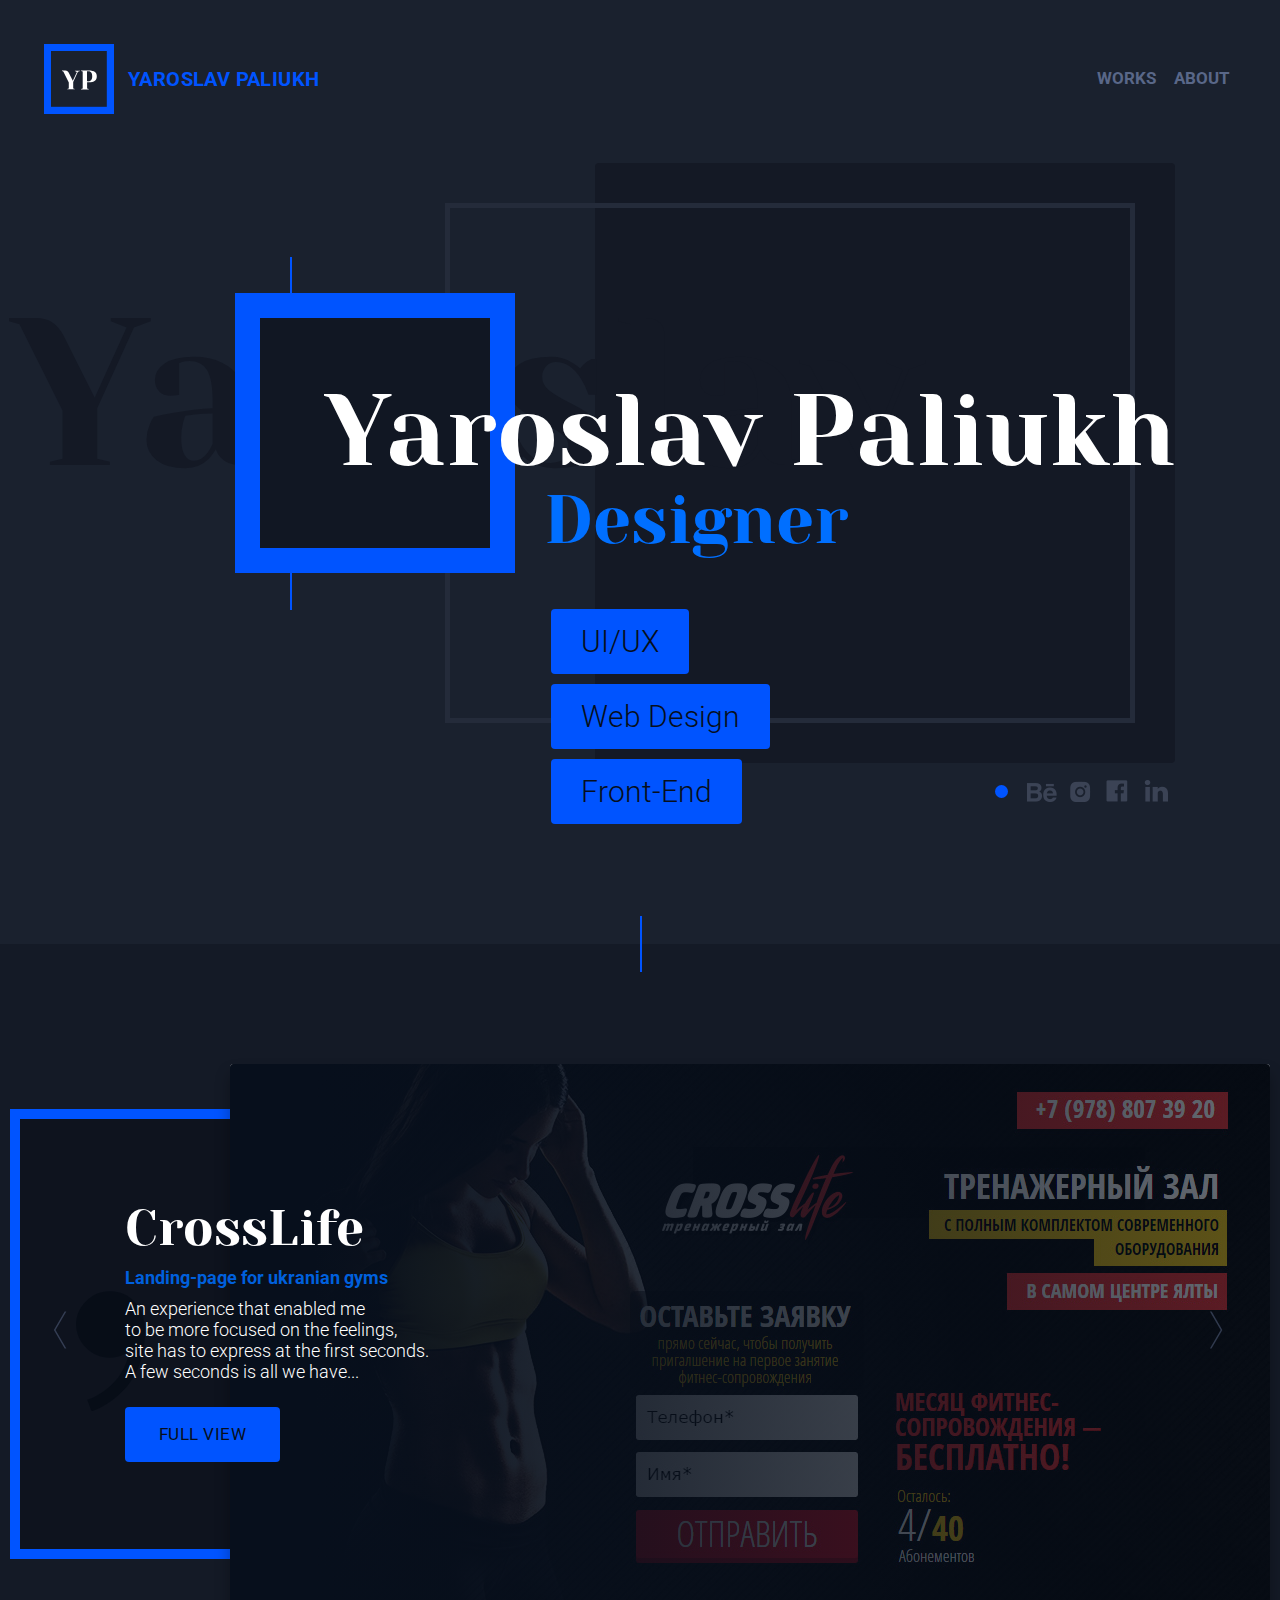
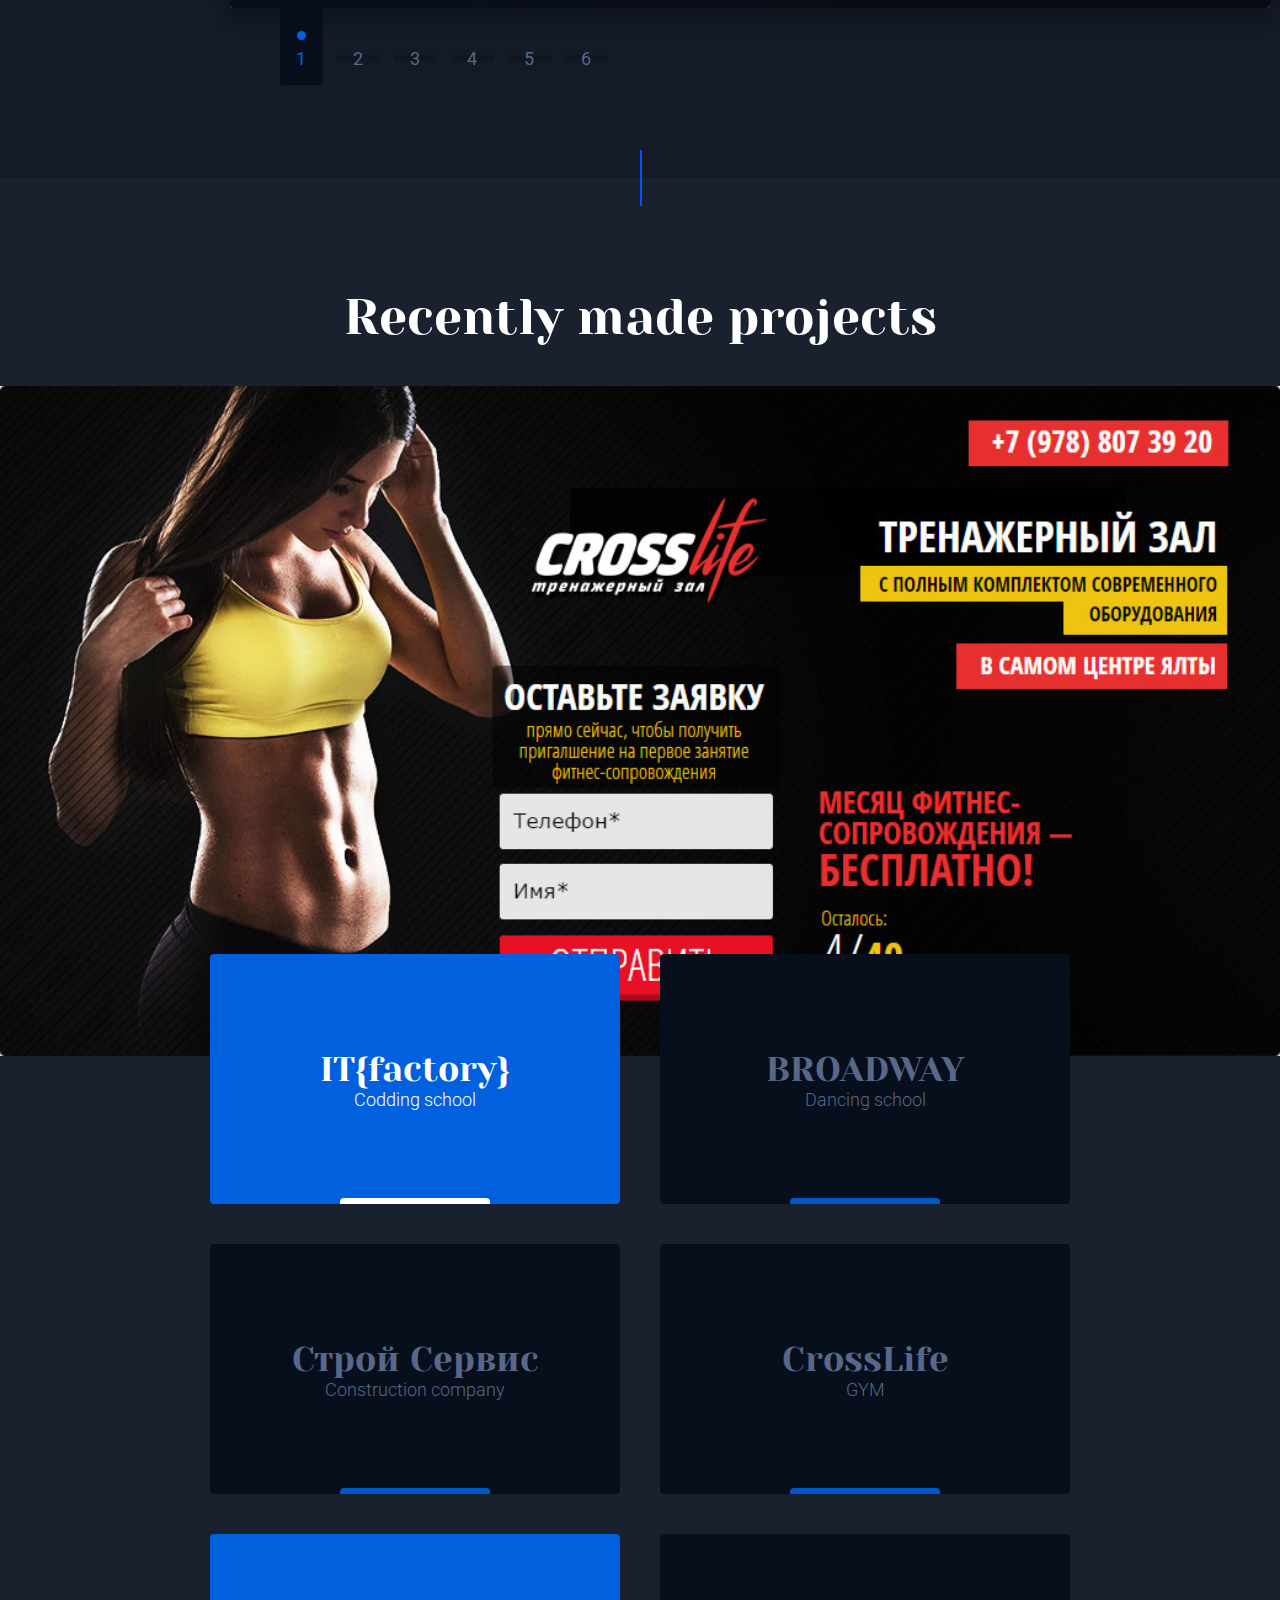
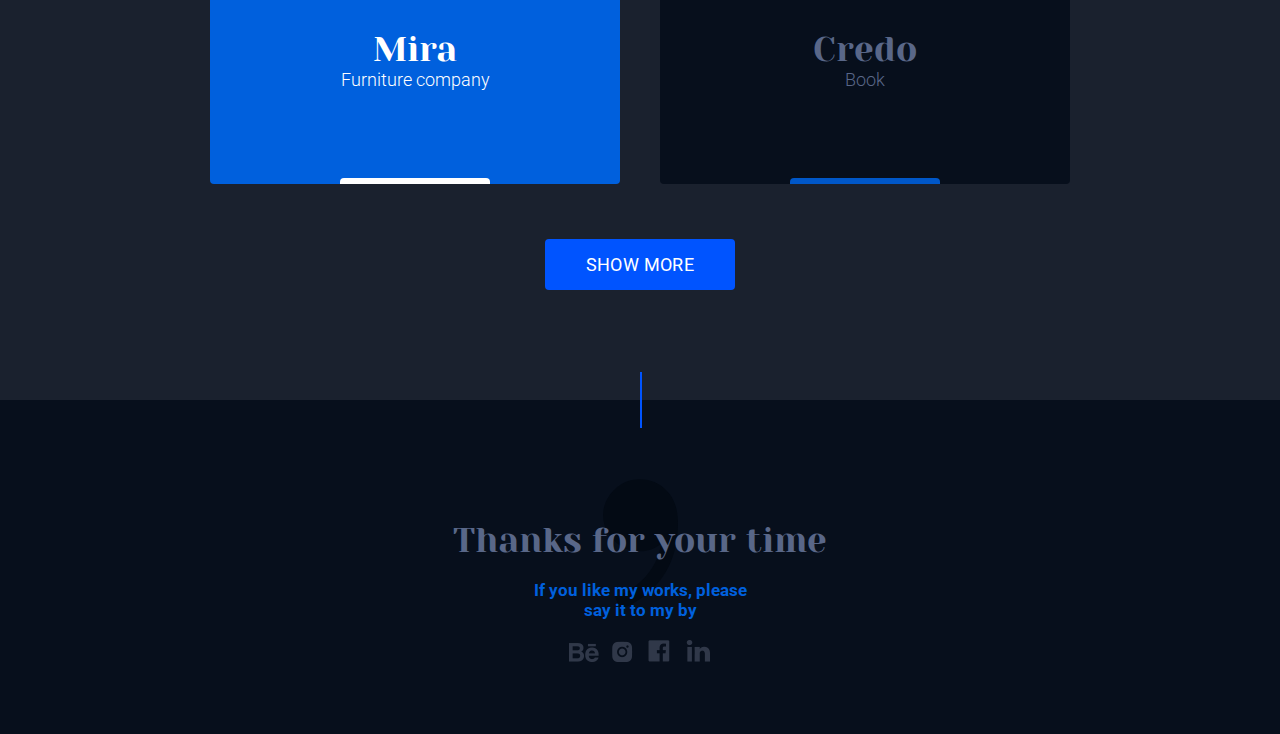
<file: index.html>
<!DOCTYPE html>
<html lang="en">
<head>
	<meta charset="UTF-8">
	<title>Yaroslav Paliukh</title>
	<link rel="stylesheet" href="main-style.css">
	<link href="https://fonts.googleapis.com/css?family=Yeseva+One&amp;subset=cyrillic" rel="stylesheet">
	<link href="https://fonts.googleapis.com/css?family=Roboto:300,400,700&amp;subset=cyrillic" rel="stylesheet">
	<script type="text/javascript" src="js/jquery-3.3.1.min.js"></script>
	
</head>
<body>
	<div class="all-page-wrapper">
		<div class="fronton">
			<div class="logo-wrapper">
				<a href="#" class="logo anime-white"></a>
				<a href="#" class="logo-discript">YAROSLAV PALIUKH</a>
			</div>
			<div class="wrapper">
				<header>
					<nav>
						<a href="works.html" class= "anime-white">WORKS</a>
						<a href="about.html" class= "anime-white">ABOUT</a>
					</nav>
				</header>
				<div class="fronton-wrapper">
					<div class="wrapper-fronton-center">
						<div class="dark-back"></div>
						<div class="border-back"></div>
						<div class="liner-back"></div>
						<div class="square-back"></div>
						<h1>Yaroslav Paliukh</h1>	
						<h2>Designer</h2>
						<div class="middle-wrapper">
							<ul class="specs" id="menu">
								<li><a href="#yakr" class="button anime-white">UI/UX</a></li>
								<li><a href="#yakr" class="button anime-white">Web Design</a></li>
								<li><a href="#yakr" class="button anime-white">Front-End</a></li>
							</ul>
							<ul class="social">
								<li><a href="#" class="be"></a></li>
								<li><a href="#" class="inst"></a></li>
								<li><a href="#" class="fb"></a></li>
								<li><a href="#" class="li"></a></li>
							</ul>	
						</div>
					</div>
				</div>
			</div>
		</div>
		<div class="detile">
			 <div class="slideshow-container">
				 <div class="wrapper-slider">
				  	<div class="mySlides  ">
				  		<div class="wrapper-gradient ">
				  			<div class="gradient-overlay"></div>
				  			<img class="images" src="img/slider-works/crosslife-1040-544.jpg" style="width: 100%;" alt="">
				  		</div>			  		
				  		<div class="wrapper-inner move-block ">
							<h3>CrossLife</h3>
							<h4>Landing-page for ukranian gyms</h4>
							<p>An experience that enabled me<br>to be more focused on the feelings,<br>site has to express at the first seconds.<br>A few seconds is all we have...</p>
							<a href="/works.html?slide_id=5" class="button anime-white">Full view</a>
						</div>
				  	</div>
				  	<div class="mySlides  ">
					  	<div class="wrapper-gradient">
					  		<div class="gradient-overlay"></div>
					  		<img class="images" src="img/slider-works/it-factory-1040-544.jpg" style="width: 100%;" alt="">
					  	</div>	
						<div class="wrapper-inner move-block">
							<h3>IT{factory}</h3>
							<h4>Site for IT-courses in Dnipro</h4>
							<p>The real chance to work in<br>collaboration with developers is<br>when you help them to make<br>something for themselves.</p>
							<a href="#" class="button anime-white">Full view</a>
						</div>
					</div>
					<div class="mySlides  ">
						<div class="wrapper-gradient">
							<div class="gradient-overlay"></div>
							<img class="images" src="img/slider-works/stroy-servis-1040-544.jpg" style="width: 100%;" alt="">
						</div>	
						<div class="wrapper-inner move-block">
							<h3>Строй Сервис</h3>
							<h4>Landing for construction service</h4>
							<p>You have to trust to architect like<br>to your doctor. This project was<br>the great apportunity to find out<br>what excites architects in sites.</p>
							<a href="#" class="button anime-white">Full view</a>
						</div>
					</div>
					<div class="mySlides  ">
						<div class="wrapper-gradient">
							<div class="gradient-overlay"></div>
							<img class="images" src="img/slider-works/broadway-1040-544.jpg" style="width: 100%;" alt="">
						</div>
						<div class="wrapper-inner move-block">
							<h3>Broadway</h3>
							<h4>Landing-page for dance studio</h4>
							<p>The new type of communication<br>for me was dance. Withot real<br>immersion in this culture I would<br>never change stereotype about it.</p>
							<a href="#" class="button anime-white ">Full view</a>
						</div>
					</div>
					<div class="mySlides  ">
						<div class="wrapper-gradient">
							<div class="gradient-overlay"></div>
							<img class="images" src="img/slider-works/mr-1040-544.jpg" style="width: 100%;" alt="">
						</div>
						<div class="wrapper-inner move-block">
							<h3>MR</h3>
							<h4>Site for carved furniture studio</h4>
							<p>The most difficult was to keep<br>the contrast in the style that was<br>preferable by customer and at the<br>same time to submit art nouveau<br></p>
							<a href="#" class="button anime-white">Full view</a>
						</div>	
					</div>
					<div class="mySlides  ">
							<div class="wrapper-gradient">
								<div class="gradient-overlay"></div>
								<img class="images" src="img/slider-works/ural-1040-544.jpg" style="width: 100%;" alt="">
							</div>
						<div class="wrapper-inner move-block">
							<h3>Ural Airlines</h3>
							<h4>Site for airline users</h4>
							<p>It was redesign of old site and<br>I was very exited about it. I tried<br>not to break old user scenaries<br>and refresh the visual.</p>
							<a href="#" class="button anime-white">Full view</a>
						</div>
					</div>
						<div class="square-line"></div> <!-- square -->
				</div>
				<a class="prev anime-white" onclick="plusSlides(-1)"></a>
				<a class="next anime-white" onclick="plusSlides(1)"></a>
				<div class="dot-wrapper" style="text-align: center;">
			  		<span class="dot anime-white" onclick="currentSlide(1)"><p>1</p></span>
			  		<span class="dot anime-white" onclick="currentSlide(2)"><p>2</p></span>
			  		<span class="dot anime-white" onclick="currentSlide(3)"><p>3</p></span>
			  		<span class="dot anime-white" onclick="currentSlide(4)"><p>4</p></span>
			  		<span class="dot anime-white" onclick="currentSlide(5)"><p>5</p></span>
			  		<span class="dot anime-white" onclick="currentSlide(6)"><p>6</p></span>
			  	</div>
			</div>
		</div> 
		<!-- .detile - second block ends -->

		<!-- recently block begins -->
		<div class="works-block">
				<h3 id="yakr">Recently made projects</h3>
				<div class="popup" id="popup1"><img src="img/slider-works/crosslife-1040-544.jpg" width="100%" alt=""></div>
				<div class="popup" id="popup2"></div>
				<div class="popup" id="popup3"></div>
				<div class="popup" id="popup4"></div>
				<div class="popup" id="popup5"></div>
				<div class="popup" id="popup6"></div>
				<div class="popup" id="popup7"></div>
				<div class="popup" id="popup8"></div>
				<div class="popup" id="popup9"></div>
				<ul class="works-list">
					<li class="card show-popup" rel="popup1"><h4>IT{factory}</h4><p>Codding school</p><div class="blue-line anime-white"></div></li>
					<li class="card show-popup" rel="popup2"><h4>BROADWAY</h4><p>Dancing school</p><div class="blue-line anime-white"></div></li>
					<li class="card show-popup" rel="popup3"><h4>Строй Сервис</h4><p>Construction company</p><div class="blue-line anime-white"></div></li>
					<li class="card show-popup" rel="popup4"><h4>CrossLife</h4><p>GYM</p><div class="blue-line anime-white"></div></li>
					<li class="card show-popup" rel="popup5"><h4>Mira</h4><p>Furniture company</p><div class="blue-line anime-white"></div></li>
					<li class="card show-popup" rel="popup6"><h4>Credo</h4><p>Book</p><div class="blue-line anime-white"></div></li>
					<li class="card show-popup hiding" rel="popup7" style="display:none"><h4>Sharlin</h4><p>Event agency</p><div class="blue-line anime-white"></div></li>
					<li class="card show-popup hiding" rel="popup8" style="display:none"><h4>FontLab</h4><p>Font workshop</p><div class="blue-line anime-white"></div></li>
					<li class="card show-popup hiding" rel="popup9" style="display:none"><h4>Horror-battle</h4><p>Event</p><div class="blue-line anime-white"></div></li>
				</ul>
				<a href="#" class="button buttonCenter anime-white">SHOW MORE</a>
		</div>
		<div class="overlay-popup"></div>
		<!-- Recently block Ends -->

		<!-- my slider-bug -->
		<div class="works-image"></div>
		<!-- bug ends -->

		<footer>
			<h3>Thanks for your time</h3>
			<p>If you like my works, please <br>say it to my by</p>
			<ul class="social">
				<li><a href="#" class="be"></a></li>
				<li><a href="#" class="inst"></a></li>
				<li><a href="#" class="fb"></a></li>
				<li><a href="#" class="li"></a></li>
			</ul>
			<div class="coma"></div>
		</footer>
	<script type="text/javascript" src="script.js"></script>
	</div>
</body>
</html>
</file>
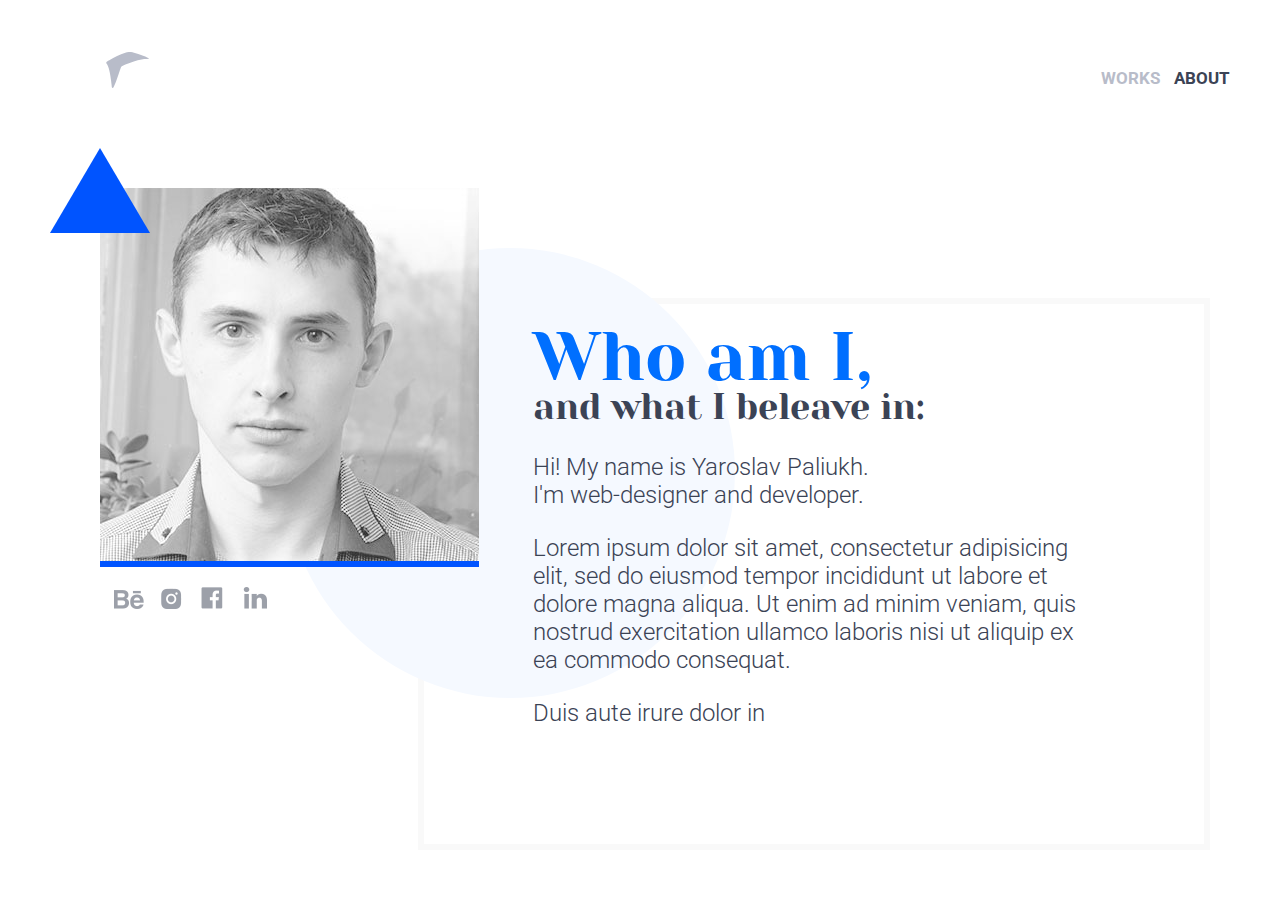
<file: about.html>
<!DOCTYPE html>
<html lang="en">
<head>
	<meta charset="UTF-8">
	<title>Who am I</title>
	<link rel="stylesheet" href="main-style.css">
	<link href="https://fonts.googleapis.com/css?family=Yeseva+One&amp;subset=cyrillic" rel="stylesheet">
	<link href="https://fonts.googleapis.com/css?family=Roboto:300,400,700&amp;subset=cyrillic" rel="stylesheet">
</head>
<body>
		<div class="about-page">
			<div class="wrapper-about">
				<header>
					<a href="index.html" class="logo-about anime-white"></a>
					<nav>
						<a href="works.html" class= "anime-white"><p>WORKS</p></a>
						<a href="about.html" class= "anime-white"><p>ABOUT</p></a>
					</nav>
				</header>
				<div class="wrapper-about-center">
					<div class="triangle"></div>
					<div class="square">
						<div class="about-social">
							<ul class="social">
								<li><a href="#" class="be"></a></li>
								<li><a href="#" class="inst"></a></li>
								<li><a href="#" class="fb"></a></li>
								<li><a href="#" class="li"></a></li>
							</ul>
						</div>
					</div>
					<div class="about-text-wrapper">
						<h2>Who am I,</h2>
						<h3>and what I beleave in:</h3>
						<p>Hi! My name is Yaroslav Paliukh.<br>
						I'm web-designer and developer.</p>
						<p>Lorem ipsum dolor sit amet, consectetur adipisicing<br>
						elit, sed do eiusmod tempor incididunt ut labore et<br>
						dolore magna aliqua. Ut enim ad minim veniam, quis<br> 
						nostrud exercitation ullamco laboris nisi ut aliquip ex<br>
						ea commodo consequat.</p>
						<p>Duis aute irure dolor in</p>
					</div>					
				</div>
			</div>
		</div>
</body>
</html>
</file>
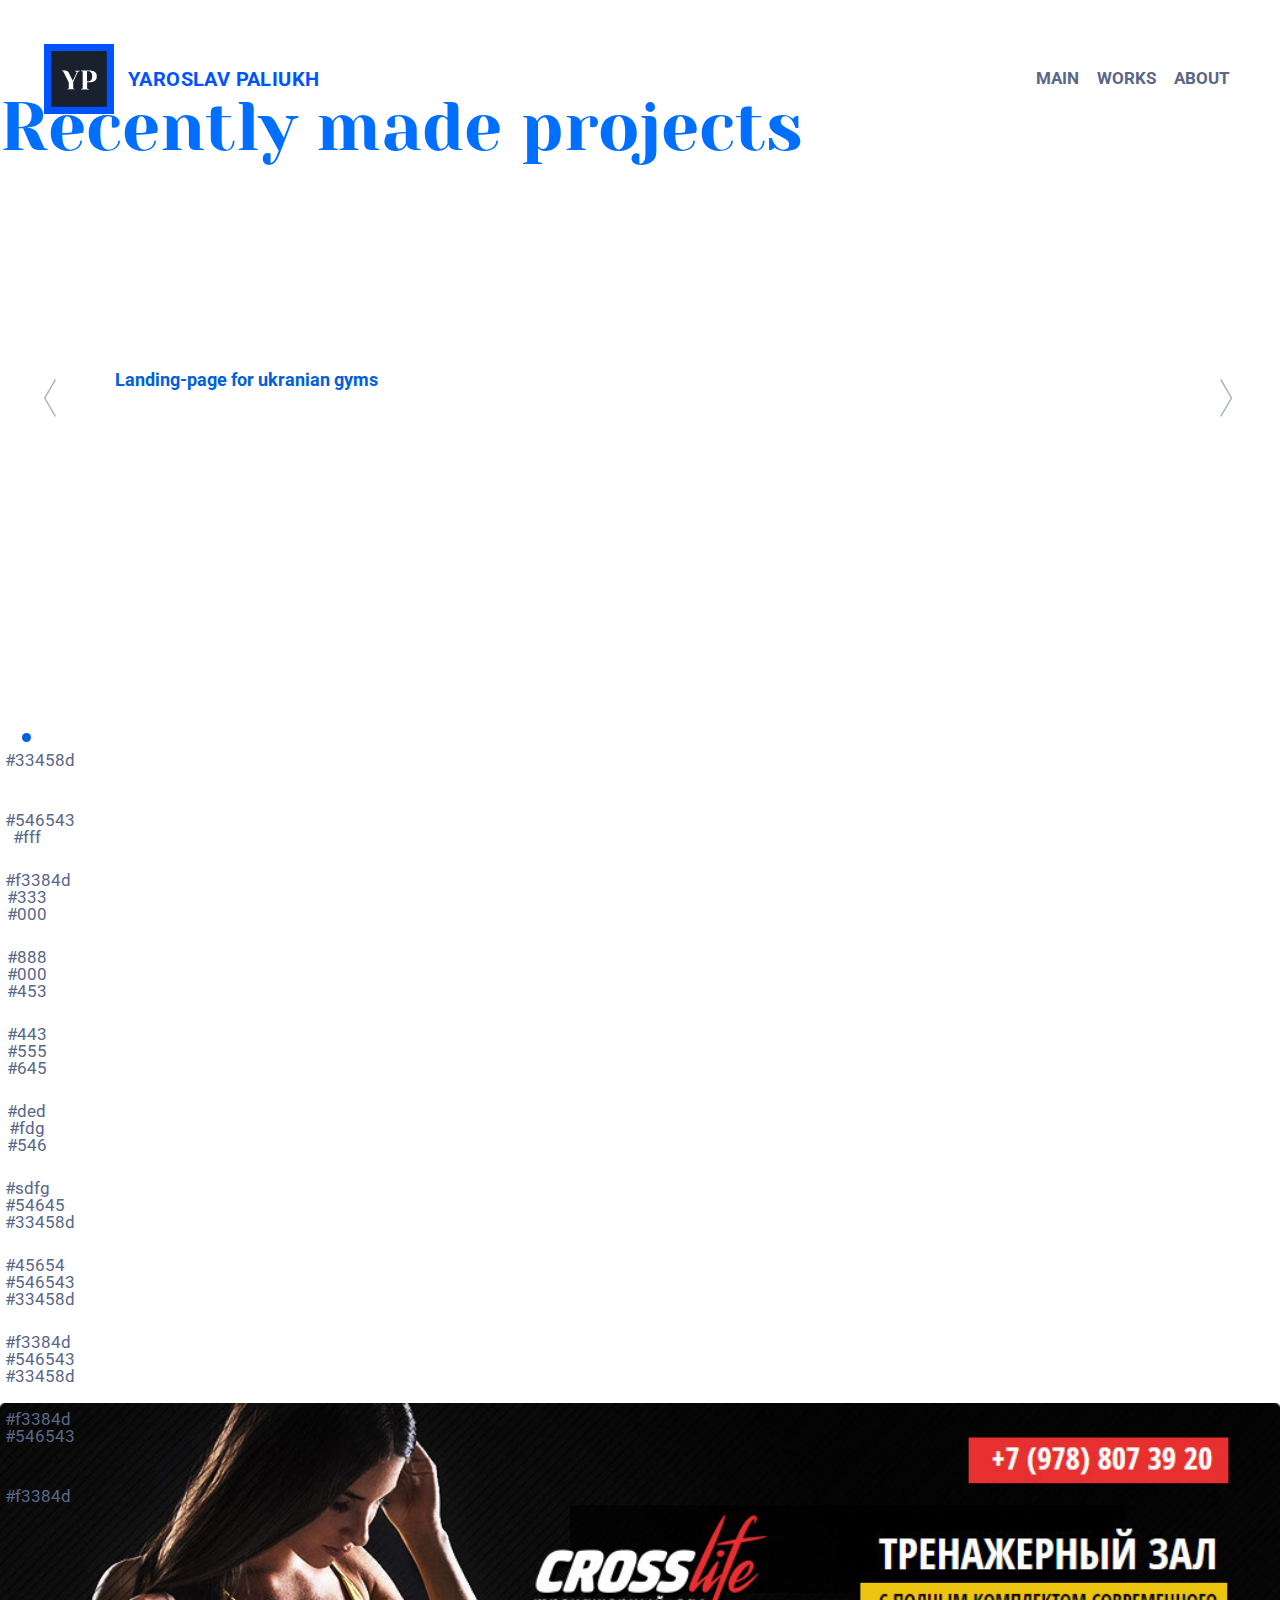
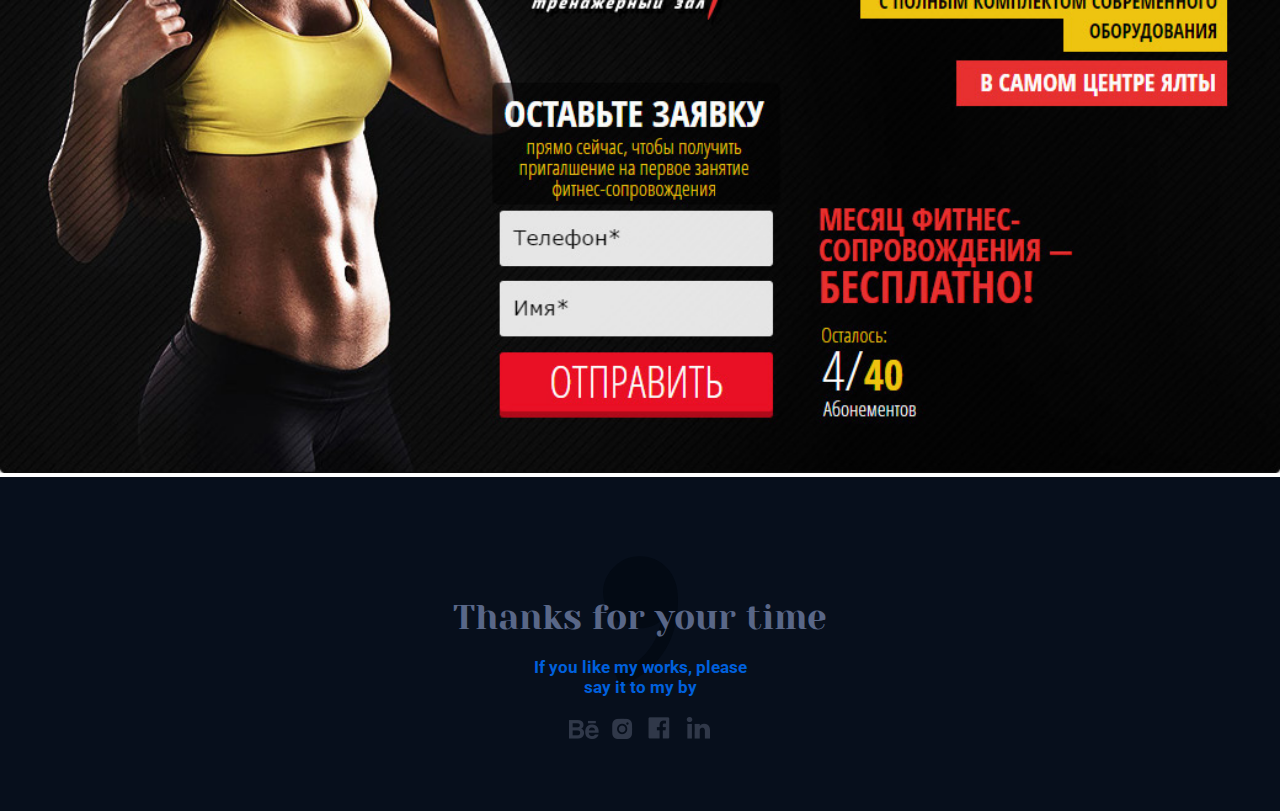
<file: works.html>
<!DOCTYPE html>
<html lang="en">
<head>
	<meta charset="UTF-8">
	<title>Yaroslav Paliukh</title>
	<link rel="stylesheet" href="main-style.css">
	<link href="https://fonts.googleapis.com/css?family=Yeseva+One&amp;subset=cyrillic" rel="stylesheet">
	<link href="https://fonts.googleapis.com/css?family=Roboto:300,400,700&amp;subset=cyrillic" rel="stylesheet">
	<script type="text/javascript" src="js/jquery-3.3.1.min.js"></script>
	
</head>
<body>
	<div class="logo-wrapper" style=" z-index: 10;">
		<a href="index.html" class="logo anime-white"></a>
		<a href="index.html" class="logo-discript">YAROSLAV PALIUKH</a>
	</div>
	<div class="wrapper for-line ">
			<div class="works-page">
				<header>
					<nav>
						<a href="index.html" class= "anime-white">MAIN</a>
						<a href="works.html" class= "anime-white">WORKS</a>
						<a href="about.html" class= "anime-white">ABOUT</a>
					</nav>
				</header>
				<div class="fronton-works">
				<div class="naming">
					<h2>Recently made projects</h2>
				</div>
					<div class="works-slider-wrapper">
						<a class="prev anime-white" onclick="plusSlides(-1)"></a>
						<a class="next anime-white" onclick="plusSlides(1)"></a>
						<div class="works-name">
						<div class="mySlides ">
							<div class="wrapper-inner move-block ">
								<h3>CrossLife</h3>
								<h4>Landing-page for ukranian gyms</h4>
								<p>An experience that enabled me<br>to be more focused on the feelings,<br>site has to express at the first seconds.<br>A few seconds is all we have...</p>
							</div>
						</div>
						<div class="mySlides ">
							<div class="wrapper-inner move-block ">
								<h3>IT{factory}</h3>
								<h4>Site for IT-courses in Dnipro</h4>
								<p>The real chance to work in<br>collaboration with developers is<br>when you help them to make<br>something for themselves.</p>
							</div>
						</div>
						<div class="mySlides ">
							<div class="wrapper-inner move-block ">
								<h3>Строй Сервис</h3>
								<h4>Landing for construction service</h4>
								<p>You have to trust to architect like<br>to your doctor. This project was<br>the great apportunity to find out<br>what excites architects in sites.</p>	
							</div>
						</div>
						<div class="mySlides ">
							<div class="wrapper-inner move-block ">
								<h3>Broadway</h3>
								<h4>Landing-page for dance studio</h4>
								<p>The new type of communication<br>for me was dance. Withot real<br>immersion in this culture I would<br>never change stereotype about it.</p>							
							</div>	
						</div>	
						<div class="mySlides ">
							<div class="wrapper-inner move-block ">
								<h3>MR</h3>
								<h4>Site for carved furniture studio</h4>
								<p>The most difficult was to keep<br>the contrast in the style that was<br>preferable by customer and at the<br>same time to submit art nouveau<br></p>
							</div>	
						</div>
						<div class="mySlides ">	
							<div class="wrapper-inner move-block ">
								<h3>Ural Airlines</h3>
								<h4>Site for airline users</h4>
								<p>It was redesign of old site and<br>I was very exited about it. I tried<br>not to break old user scenaries<br>and refresh the visual.</p>
							</div>
						</div>
						<div class="mySlides ">	
							<div class="wrapper-inner move-block ">
								<h3>Credo</h3>
								<h4>Site for airline users</h4>
								<p>It was redesign of old site and<br>I was very exited about it. I tried<br>not to break old user scenaries<br>and refresh the visual.</p>
							</div>
						</div>
						<div class="mySlides ">	
							<div class="wrapper-inner move-block ">
								<h3>Horror-battle</h3>
								<h4>Event</h4>
								<p>It was redesign of old site and<br>I was very exited about it. I tried<br>not to break old user scenaries<br>and refresh the visual.</p>
							</div>
						</div>
						<div class="mySlides ">	
							<div class="wrapper-inner move-block ">
								<h3>FontLab</h3>
								<h4>Site for font</h4>
								<p>It was redesign of old site and<br>I was very exited about it. I tried<br>not to break old user scenaries<br>and refresh the visual.</p>
							</div>
						</div>
						</div>
						<div class="works-color">
							<div class="dots-wrapper">
								<div class="works-color-wrapper dot ">
									<div class="works-color-point color1"><p>#33458d</p></div>
									<div class="works-color-point color2"><p>#546543</p></div>
									<div class="works-color-point color3"><p>#f3384d</p></div>
								</div>
							</div>
							<div class="dots-wrapper">
								<div class="works-color-wrapper dot ">
									<div class="works-color-point color1"><p>#fff</p></div>
									<div class="works-color-point color2"><p>#333</p></div>
									<div class="works-color-point color3"><p>#888</p></div>
								</div>
							</div>
							<div class="dots-wrapper">
								<div class="works-color-wrapper dot ">
									<div class="works-color-point color1"><p>#000</p></div>
									<div class="works-color-point color2"><p>#000</p></div>
									<div class="works-color-point color3"><p>#443</p></div>
								</div>
							</div>
							<div class="dots-wrapper">
								<div class="works-color-wrapper dot ">
									<div class="works-color-point color1"><p>#453</p></div>
									<div class="works-color-point color2"><p>#555</p></div>
									<div class="works-color-point color3"><p>#ded</p></div>
								</div>
							</div>
							<div class="dots-wrapper">
								<div class="works-color-wrapper dot ">
									<div class="works-color-point color1"><p>#645</p></div>
									<div class="works-color-point color2"><p>#fdg</p></div>
									<div class="works-color-point color3"><p>#sdfg</p></div>
								</div>
							</div>
							<div class="dots-wrapper">
								<div class="works-color-wrapper dot ">
									<div class="works-color-point color1"><p>#546</p></div>
									<div class="works-color-point color2"><p>#54645</p></div>
									<div class="works-color-point color3"><p>#45654</p></div>
								</div>
							</div>
							<div class="dots-wrapper">
								<div class="works-color-wrapper dot ">
									<div class="works-color-point color1"><p>#33458d</p></div>
									<div class="works-color-point color2"><p>#546543</p></div>
									<div class="works-color-point color3"><p>#f3384d</p></div>
								</div>
							</div>
							<div class="dots-wrapper">
								<div class="works-color-wrapper dot ">
									<div class="works-color-point color1"><p>#33458d</p></div>
									<div class="works-color-point color2"><p>#546543</p></div>
									<div class="works-color-point color3"><p>#f3384d</p></div>
								</div>
							</div>
							<div class="dots-wrapper">
								<div class="works-color-wrapper dot ">
									<div class="works-color-point color1"><p>#33458d</p></div>
									<div class="works-color-point color2"><p>#546543</p></div>
									<div class="works-color-point color3"><p>#f3384d</p></div>
								</div>
							</div>
						</div>
					</div>
					<div class="works-image ">
						<img class="images  " src="img/slider-works/crosslife-1040-544.jpg" style="width: 100%;" alt="">
					</div>
					<div class="works-image ">
						<img class="images  " src="img/slider-works/it-factory-1040-544.jpg" style="width: 100%;" alt="">
					</div>
					<div class="works-image ">
						<img class="images  " src="img/slider-works/stroy-servis-1040-544.jpg" style="width: 100%;" alt="">
					</div>	
					<div class="works-image ">
						<img class="images" src="img/slider-works/broadway-1040-544.jpg" style="width: 100%;" alt="">
					</div>
					<div class="works-image ">
						<img class="images" src="img/slider-works/mr-1040-544.jpg" style="width: 100%;" alt="">
					</div>
					<div class="works-image ">
						<img class="images" src="img/slider-works/ural-1040-544.jpg" style="width: 100%;" alt="">
					</div>
					<div class="works-image ">
						<img class="images" src="img/slider-works/weddings-1040-544.jpg" style="width: 100%;" alt="">
					</div>
					<div class="works-image ">
						<img class="images" src="img/slider-works/motol-1040-544.jpg" style="width: 100%;" alt="">
					</div>
					<div class="works-image ">
						<img class="images" src="img/slider-works/clean-1040-544.jpg" style="width: 100%;" alt="">
					</div>
				</div>
			</div>
	</div>
	<footer>
		<h3>Thanks for your time</h3>
		<p>If you like my works, please <br>say it to my by</p>
		<ul class="social">
			<li><a href="#" class="be"></a></li>
			<li><a href="#" class="inst"></a></li>
			<li><a href="#" class="fb"></a></li>
			<li><a href="#" class="li"></a></li>
		</ul>
		<div class="coma"></div>
	</footer>
	<script type="text/javascript" src="script.js"></script>
</body>
</html>
</file>
<file: main-style.css>
body, 
.wrapper{
	margin: 0 auto;
	padding: 0;
}

body{
	font-family: "Roboto";
	font-size: 17px;
	-moz-user-select: none;
  	-khtml-user-select: none;
  	-webkit-user-select: none;
  	user-select: none;
}

* {
	margin: 0;
	padding: 0;
	-webkit-box-sizing: border-box;
	-moz-box-sizing: border-box;
	-o-box-sizing: border-box;
	box-sizing: border-box;
}

.all-page-wrapper{
	background-color: #1a212e;
	position: relative;
	z-index: 0;				
}

/* header and fronton /-/-/-/ begins */

.fronton{
	padding-bottom: 120px;
	position: relative;
}

.fronton::after,
.detile::after,
.works-block::after{
	display: block;
	content: "";
	position: absolute;
	width: 2px;
	height: 56px;
	background-color: #0054ff;
	left: 50%;
	bottom: -28px;
	z-index: 10;
}

.logo{
	display: inline-block;
	color: #0054ff;
	width: 70px;
	height: 70px;
	background-image: url(img/svg/logo2.svg);
	font-size: 20px;
	color: #0054ff;
	text-decoration: none;
}

.logo:hover{
	background-image: url(img/svg/logo1.svg);
}

.logo-wrapper{
	display: flex;
	position: absolute;
	padding-top: 44px;
	padding-left: 44px;
}

.logo-discript,
nav a{
	display: inline-block;
	color: #0054ff;
	margin-left: 14px;
	font-family: "Roboto", sans-serif;
	font-size: 20px;
	font-weight: 700;
	text-decoration: none;
	padding-top: 23px;
	letter-spacing: 0.3pt;
}

.logo-discript{
	width: 250px;
}

header{
	display: flex;
	justify-content: flex-end;
	padding-top: 45px;
}

header nav a{
	display: inline-block;
	color: #596788;
	text-decoration: none;
	font-size: 17px;
	letter-spacing: 0;
}

header nav a:hover{
	color: #fff;
}

.wrapper{
	max-width: 1364px;
}

h1, h2, h3,
.works-block h4{
	color: white;
	font-size: 100px;
	font-family: 'Yeseva One';
	font-weight: 400;
}

h2{
	color: #006fff;
	font-size: 68px;
}

.wrapper-fronton-center{
	display: block;
	position: relative;
	margin-top: 205px;
	margin-left: 235px;
}

.fronton-wrapper h1{
	display: inline-block;
	position: absolute;
	margin-top: 80px;
	margin-left: -195px;
}

.fronton-wrapper h1::before{
	content: "Yaroslav";
	position: absolute;
	color: #141925;
	font-size: 210px;
	top: -100px;
	left: -315px;
	z-index: -1;
}

/*.fronton-wrapper h1::before{
	content: "";
	position: absolute;
	top: -60px;
	left: -330px;
	z-index: -1;
	width: 940px;
	height: 155px;
	background: url(img/svg/Yaroslav-01.svg) no-repeat;
}
*/

.fronton-wrapper h2{
	position: relative;
	display: inline-block;
	bottom: 30px;
	padding-left: 25px;
}

.dark-back,
.liner-back,
.border-back{
	display: inline-block;
	position: absolute;
	z-index: -1;
}

.dark-back{
	width: 580px;
	height: 600px;
	background-color: #141925;
	border-radius: 4px;
	top: -130px;
	left: 360px;
}

.border-back{
	width: 690px;
	height: 520px;
	border: solid 5px #242b3a;
	top: -90px;
	left: 210px;
}

.liner-back{
	top: -36px;
	left: 55px;
	width: 2px;
	height: 353px;
	background-color: #0054ff;
}

.square-back{
	display: inline-block;
	width: 280px;
	height: 280px;
	background-color: #111723;
	border: solid 25px #0054ff;
	z-index: 2;
}

.widthrapper-fronton-right{
	display:  inline-block;
	position: relative;
}

.wrapper-fronton-right::after{
	display: table;
	content: "";
}
/* header and fronton /-/-/-/ ends */

/*middle and social + buttons   /-/-/-/ begins*/

.middle-wrapper{
	display: block;
	position: relative;
	padding-left: 316px;
	margin-top: 10px;
	max-width: 940px;
}

.specs, .social{
	display: inline-block;
}

.specs li,
.social li
{
	list-style-type: none;
}

.specs li a{
	margin-top: 10px;
}

.button{
	display: inline-block;
	margin: 0 auto;
	padding: 15px 30px;
	background-color: #0054ff;
	font-family: "Roboto", sans-serif;
	font-size: 30px;
	font-weight: 300;
	text-decoration: none;
	color: #070f1c;
	border-radius: 4px;
}

.button:hover{
	background-color: #fff;
}

.works-block .buttonCenter{
	margin: 0 auto;
	width: 190px;
}

.social{
	position: absolute;
	bottom: 20px;
	right: 0;
	display: inline-block;
	float: right;
	height: 24px;
	width: 180px;
}

.social li{
	display: inline-block;
}

.social li a{
	margin-left: 5px;
	display: inline-block;
	width: 30px;
	height: 22px;
	vertical-align: bottom;
	background: url("img/socials.png") no-repeat;
}

.social .be:hover{
	background-position: 0 -36px;
}

.social .inst{
	background-position: -47px 1px;
}

.social .inst:hover{
	background-position: -47px -35px;
}

.social .fb{
	background-position: -91px 0;
}

.social .fb:hover{
	background-position: -91px -36px;
}

.social .li{
		background-position: -134px 0;
}

.social .li:hover{
	background-position: -134px -36px;
}

.social::before{
	content: "";
	display: inline-block;
	width: 13px;
	height: 13px;
	background-color: #0054ff;
	margin-right: 10px;
	border-radius: 50%;
}
/*middle and social + buttons   /-/-/-/ ends*/

.detile{
	background-color: #141a26;
	min-height: 10px;
	width: 100%;
	padding-top: 120px;
	padding-bottom: 170px;
	position: relative;
}


/* animations begins*/

.anime-white{
	transition: 0.5s ease;
	-webkit-transition: 0.5s ease;     
}


.move-block{
	animation-name: move;
	animation-duration: 2s;	
}

@keyframes move{
	from{
		opacity: 0;
		}
	to{
		opacity: 1;
	}
}
/*animation ends*/


/* slider begins*/

.slideshow-container{
	max-width: 1260px;
	position: relative;
	margin: 0 auto;
}

.wrapper-slider{
	max-height: 544px;
	/*overflow: hidden;*/
}

.wrapper-gradient{
	width: 100%;
	/*overflow: hidden;*/
}

 .mySlides{
 	position: relative;
 	height: 544px;
 }

.gradient-overlay{
	position: relative;
	width: 1040px;
	height: 544px;
	top: 0;
	background: linear-gradient( 90deg, rgb(7,15,28) 8%, rgba(7,15,28,0.61) 100%, rgba(7,15,28,0) 100%);
    background-image: -webkit-linear-gradient( 90deg, rgb(7,15,28) 8%, rgba(7,15,28,0.61) 100%, rgba(7,15,28,0) 100%);
    background-image: -moz-linear-gradient( 90deg, rgb(7,15,28) 8%, rgba(7,15,28,0.61) 100%, rgba(7,15,28,0) 100%);
    background-image: -webkit-linear-gradient( 90deg, rgb(7,15,28) 8%, rgba(7,15,28,0.61) 100%, rgba(7,15,28,0) 100%);
	background-image: -ms-linear-gradient( 90deg, rgb(7,15,28) 8%, rgba(7,15,28,0.61) 100%, rgba(7,15,28,0) 100%);
    background-image: -webkit-linear-gradient( 90deg, rgb(7,15,28) 8%, rgba(7,15,28,0.61) 100%, rgba(7,15,28,0) 100%);
    background-image: linear-gradient( 90deg, rgb(7,15,28) 8%, rgba(7,15,28,0.61) 100%, rgba(7,15,28,0) 100%);
	border-radius: 4px;
	z-index: 4;	
	float: right;
}

.mySlides .images{
	position: absolute;
	right: 0;
	max-width: 1040px;
	border-radius: 4px;
-webkit-box-shadow: 0px 10px 15px 0px rgba(0, 0, 0, 0.3);
   -moz-box-shadow: 0px 10px 15px 0px rgba(0, 0, 0, 0.3);
   	 -o-box-shadow: 0px 10px 15px 0px rgba(0, 0, 0, 0.3);
   	-ms-box-shadow: 0px 10px 15px 0px rgba(0, 0, 0, 0.3);
        box-shadow: 0px 10px 15px 0px rgba(0, 0, 0, 0.3);
        z-index: 3;
    }

.prev{
	background: rgba(17, 23, 35, 0) url("img/svg/Arrow-to-left.svg") 50% no-repeat;
	left: -120px;
}

.next{
	right: 0;
	top: 0;
	background: rgba(14, 19, 30, 0) url("img/svg/Arrow-to-right.svg") 45% no-repeat;
}

.prev:hover{
	background: rgba(14, 19, 30, 0.9) url("img/svg/Arrow-to-left-hover.svg") 45% no-repeat;
}

.next:hover{
	background: rgba(14, 19, 30, 0.9) url("img/svg/Arrow-to-right-hover.svg") 50% no-repeat;
}

.prev:hover, 
.next:hover{
	background-size: 20px 40px;
}

.prev, .next {
	cursor: pointer;
	position: absolute;
	padding: 65px 60px;
	border-radius: 4px;
	background-size: 20px 40px;
	z-index: 10;
	top: 37%;
}

.wrapper-inner{
	position: absolute;
	top: 135px;
	left: 115px;
	font-size: 18px;
	max-width: 500px;
	color: #fff;
	z-index: 5;
}

.wrapper-inner h4,
.wrapper-inner p{
	margin-top: 10px;
}

.wrapper-inner h3{
	font-size: 50px;
}

.wrapper-inner h4{
	color: #0060dd;
	font-weight: 700;
}

.wrapper-inner p{
	font-weight: 300;
}

.wrapper-inner .button{
	margin-top: 25px;
	width: 155px;
	height: 55px;
	font-size: 17px;
	font-weight: 400;
	text-transform: uppercase;
	text-align: center;
	letter-spacing: 0.03em;
	vertical-align: baseline;
	line-height: 1.45;
}

.square-line{
	position: absolute;
	width: 100%;
	height: 450px;
	border: solid 10px #0054ff;
	background-color: #0e131e;
	top: 45px;
	left: 0px;
	z-index: 1;
}

.square-line::before{
	display: block;
	position: absolute;
	content: "";
	width: 180px;
	height: 120px;
	background: rgba(17, 23, 35, 0) url(img/svg/coma-01-01.svg) 50% no-repeat;
	z-index: 0;
	top: 40%;
	opacity: 0.6;
}

.dot-wrapper{
	display: inline-block;
	float: left;
	margin-left: 21%;
	font-size: 18px;
}

.dot{
	cursor: pointer;
	height: 77px;
	width: 43px;
	margin: 0 5px;
	vertical-align: bottom;
	display: inline-block;
	color: #596788;
	position: relative;
	z-index: 5;
}

.dot:hover{
	color: #fff;
}

.dot p:hover{
	color: #fff;
}

.dot-wrapper p:after{
	content: '';
	position: absolute;
	width: 43px;
	height: 7px;
	background-color: rgba(7, 15, 28, 0.3);
	z-index: 1;
	bottom: 23px;
	left: 0;
	z-index: -1;
}

.dot p:hover::after{
	content: '';
	position: absolute;
	width: 43px;
	height: 7px;
	background-color: rgba(7, 15, 28, 1);
	z-index: 1;
	bottom: 23px;
	left: 0;
	z-index: -1;
}

.dot p{
	text-align: center;
	margin-top: 40px;
}


.dot-wrapper .active{
	color: #0060dd;
	background-color: rgba(7, 15, 28, 1);
	border-radius: 0 0 4px 4px;
}

.active:after,
.currentSlide:after{
	content: '';
	position: absolute;
	width: 9px;
	height: 9px;
	border-radius: 50%;
	background-color: #0060dd;
	top: 30%;
	left: 40%;
}

.dot .currentSlide{
	background-color: rgba(7, 15, 28, 1);
	border-radius: 0 0 4px 4px;
}

/* --------------Recently block begins------------*/

.works-block{
	max-width: 1364px;
	padding-top: 110px;
	padding-bottom: 110px;
	margin: 0 auto;
	flex-direction: column;
	position: relative;
}

.works-block h3{
	margin-bottom: 40px;
}

.works-block h3, 
.works-list h4,
.works-list p{
	text-align: center;
	font-size: 50px;
}

.works-list h4,
.works-list p,
footer h3{
	font-size: 35px;
	color: #596788;
}

.works-list p,
.works-block .button{
	font-size: 18px;
	font-weight: 300;
}

.works-block,
.works-list,
.works-list li,
footer{
	display: flex;
	flex-wrap: wrap;
	justify-content: center;
}

.works-list li{
	list-style-type: none;
	width: 410px;
	height: 250px;
	background-color: #070f1c;
	border-radius: 4px;
	box-sizing: border-box;
	-moz-box-sizing: border-box;
	margin: 20px;
	flex-direction: column;
	position: relative;
}

.works-list li:hover{
	cursor: pointer;
	box-shadow: 0px 25px 18px -10px rgba(0, 0, 0, 0.29);
	-webkit-transform: scale(1.04);
  	-ms-transform: scale(1.04);
  	transform: scale(1.04);
	background-image: radial-gradient( 50% 50%, rgb(26,33,46) 0%, rgb(7,15,28) 50% );
	background-image: -moz-radial-gradient( 50% 50%, rgb(26,33,46) 0%, rgb(7,15,28) 50% );
	background-image: -webkit-radial-gradient( 50% 50%, rgb(26,33,46) 0%, rgb(7,15,28) 50% );
	background-image: -ms-radial-gradient( 50% 50%, rgb(26,33,46) 0%, rgb(7,15,28) 50% );
}

.works-list li:nth-child(1),
.works-list li:nth-child(5),
.works-list li:last-child{
  background: #0060dd;
}

.works-list li:nth-child(1):hover,
.works-list li:nth-child(5):hover,
.works-list li:last-child:hover {
  background: #0054ff;
}

.works-list li:nth-child(1) div,
.works-list li:nth-child(5) div,
.works-list li:last-child div{
	background-color: #fff;
}

.works-list li:nth-child(1) h4, 
.works-list li:nth-child(1) p,
.works-list li:nth-child(5) h4,
.works-list li:nth-child(5) p,
.works-list li:last-child h4,
.works-list li:last-child p{
	color: #fff;
}

.works-block .button{
	font-weight: 400;
	color: white;
	letter-spacing: 0.3pt;
	text-align: center ;
	margin-top: 35px;
}

.works-block .button:hover{
	color: #070f1c;
}

.blue-line{
	/*display: block;
	content: "";
	position: relative;
	margin: 0 auto;
	top: 91px;
	width: 150px;
	height: 6px;
	background-color: #0057c8;
	border-radius: 4px 4px 0 0;*/
	display: block;
	content: "";
	position: absolute;
	width: 150px;
	height: 6px;
	background-color: #0057c8;
	border-radius: 4px 4px 0 0;
	align-self: center;
	bottom: 0;
}

.blue-line-hover{
	width: 100%;
	border-radius: 0 0 4px 4px;
	background-color: #0054ff;
}

/*end of recent works block*/

footer{
	background-color: #070f1c;
	padding-top: 120px;
	padding-bottom: 50px;
	flex-direction: column;
	margin: 0 auto;
	position: relative;
	overflow: hidden;
}

footer h3,
footer p,
footer .social,
.coma{
	margin: 0 auto;
	text-align: center;
	position: relative;
	z-index: 2;
}

footer p{
	color: #0060dd;
	font-size: 17px;
	font-weight: 700;
	padding-top: 20px;
}

footer .social{
	margin-top: 40px;
	opacity: 0.8;
}

footer .social:before{
	display: none;
}

.coma{
	z-index: 0;
	width: 200px;
	height: 0;
}

.coma::after{
	display: block;
	content: "";
	position: relative;
	width: 180px;
	height: 130px;
	background: rgba(17, 23, 35, 0) url(img/svg/coma-01-01.svg) 50% no-repeat;
	z-index: 0;
	bottom: 205px;
	left: 10px;
}


/*footer   /-/-/-/ ends*/

.works-list .work-active{
	color: white;
}

.works-list .work-active-sub{
	color: #0054ff;
}


/*  - - - - - about-page-begins - - - - - */

.about-page,
.wrapper-about-center{
	max-width: 1364px;
	margin: 0 auto;
}

.wrapper-about-center{
	position: relative;
	padding-top: 100px ;
	padding-left: 100px;
}

.about-page .logo-about{
	display: inline-block;
	position: absolute;
	width: 70px;
	height: 70px;
	background-image: url(img/svg/logo-about.svg);
	background-repeat: no-repeat;
	color: #3b4355;
	text-decoration: none;
	z-index: 7;
	margin-left: 90px;
	margin-top: 35px;
	top: 0;
	left: 0;
}

.about-page .logo-about:hover{
	background-image: url(img/svg/logo-about-hover.svg);
}

.about-page header{
	display: block;
	width: 100%;
	margin-top: 45px;
	padding: 0;
}

.about-page header nav{
	justify-content: flex-end;
	display: flex;
	align-items: baseline;
}

.about-page nav a{
	color: #b8bcc9;
}

.about-page nav a:hover, .about-page nav a:last-child{
	color: #3b4355;
}

.square, .rectangle, .square:after, .square:before, .about-text-wrapper{
	display: inline-block;
}

.square::before{
	content: ' ';
	width: 0;
	height: 0;
	border-left: 50px solid transparent;
	border-right: 50px solid transparent;
	border-bottom: 85px solid #0054ff;
	top: -40px;
	left: -50px;
	position: absolute;
	z-index: -1;
}

.wrapper-about-center::after{
	content: ' ';
	background-color: #f5f9ff;
	width: 450px;
	height: 450px;
	border-radius: 50%;
	position: absolute;
	z-index: -1;
	top: 160px;
	left: 285px;
}

.square{
	position: relative;
	z-index: 10;
	width: 379px;
	height: 379px;
	background-image: url(img/photo.jpg);
	background-repeat: no-repeat;
	background-color: #fff;
	border-bottom: solid 6px #0054ff;
}

.square .about-social{
	position: absolute;
	bottom: -70px;
	left: 35px;
	width: 150px;
	height: 50px;
}

.about-social .social:before{
	display: none;
}

.about-social .social .be:hover,
.about-social .social .inst:hover,
.about-social .social .fb:hover,
.about-social .social .li:hover{
	opacity: 1;
}

.about-social .social .be:hover{
	background-position: 0 0;
}

.about-social .social .inst:hover{
	background-position: -47px 1px;
}

.about-social .social .fb:hover{
	background-position: -91px 0;
}

.about-social .social .li:hover{
		background-position: -134px 0;
}

.about-social .social .be,
.about-social .social .inst,
.about-social .social .fb,
.about-social .social .li{
	opacity: 0.5;
}

.about-social .social li{
	margin-left: 4px;
}

.about-text-wrapper::before{
	content: ' ';
	position: absolute;
	display: block;
	width: 780px;
	height: 540px;
	left: -115px;
	top: -20px;
	z-index: -2;
	border: solid 6px #f0f0f0;
	opacity: .4;
}

.about-text-wrapper{
	max-width: 710px;
	position: relative;
	margin-left: 50px;
	vertical-align: middle;
	margin-top: -80px;
}

.about-text-wrapper h3{
	margin-top: -10px;
	color: #3b4355;
	font-size: 36px;
}

.about-text-wrapper p{
	font-size: 24px;
	font-weight: 300;
	margin-top: 25px;
	color: #3b4355;
}



@media only screen and (min-width : 300px) and (max-width : 1440px) {
	header nav,
	.about-page nav{
		margin-right: 50px;
	}

}

@media only screen and (min-width : 300px) and (max-width : 1100px) {
	.about-text-wrapper{
		display: block;
		margin-left: 0;
		margin-top: 50px;
		padding-bottom: 80px;
	}

	.wrapper-about-center{
		padding-left: 200px;
	}

	.about-page .logo-about{
		margin-left: 190px;
	}

	.about-page .about-social{
		bottom: -65px;
		margin-left: -11px;
	}
}

@media only screen and (min-width : 300px) and (max-width : 830px) {
	.wrapper-about-center::after{
		display: none;
	}
}

@media only screen and (min-width : 300px) and (max-width : 1189px) {
	
	.about-page .logo-about{
		margin-top: 20px;
	}

	header nav a{
		padding-top: 4px;
	}

	.about-page header{
		margin-top: 50px;
	}

	.about-page header nav{
		margin-top: -4px;
	}

	.fronton-wrapper h2{
		font-size: 400%;
		bottom: 40px;
	}

	.dark-back,
	.border-back,
	.fronton h1:before{
		display: none;
	}

	.fronton-wrapper h1{
		font-size: 500%;
		margin-top: 84px;
	}

	.wrapper-fronton-center{
		margin-top: 100px;
		margin-left: 80px;
	}

	.middle-wrapper{
	display: inline-block;
	padding-left: 316px;
	top: -20px;
}

	.middle-wrapper ul li{
		display: inline;
		width: 100%;
	}

	.middle-wrapper .specs{
		float: left;
	}

	.specs li a{
		margin-top: 0px;
		margin-right: 5px;
		padding: 10px 20px;
		font-size: 22px;
	}

	.middle-wrapper{
		width: 100%;
	}

	.middle-wrapper .social{
		display: inline-block;
		position: relative;
		float: left;
		top: 11px;
		left: 15px;
		width: 133px;
	}

	.middle-wrapper .social::before{
		display: none;
	}

	.middle-wrapper .social li a{
		margin: 0;
	}
}

@media only screen and (min-width : 300px) and (max-width : 1245px) {
	.about-text-wrapper::before{
		display: none;
	}
}

@media only screen and (min-width : 1121px) and (max-width : 1189px) {
		
		.wrapper-fronton-center{
			margin-top: 120px;
			margin-left: 130px;
		}

		.fronton-wrapper h1{
			font-size: 550%;
		}
}

@media only screen and (min-width : 240px) and (max-width : 1480px) {
	.prev{
		left: 0;
	}

	.prev, .next{
		padding: 65px 50px;
	}
}

@media only screen and (min-width : 240px) and (max-width : 1057px) {
	.detile .dot-wrapper{
		display: block;
		margin: 0 auto;
		float: none;
	}

	.detile{
		padding-bottom: 80px;
	}

	.wrapper-gradient,
	.mySlides {
		width: 100%;
		height: auto;
	}

	.gradient-overlay{
		width: 100vw;
		height: 52.3vw;
		float: right;
	}

	.square-line{
		display: none;
	}

	.wrapper-inner{
		top: 12vw;
	}

	.prev, .next{
		padding: 120px 50px;
		
		top: 30%;
		top: 12vw;
	}

	.detile{
		padding-bottom: 100px;
	}
}

@media only screen and (min-width : 220px) and (max-width : 979px) {
	
	.fronton h1{
		font-size: 400%;
		margin-top: 100px;
	}

	.fronton h2{
		font-size: 300%;
		bottom: 50px;
	}

	header{
		padding-top: 25px;
	}
	
	.about-page header nav{
		margin-top: -25px;
		margin-right: 50px;
	}

	.about-page .logo-about{
		margin-top: 10px;
	}

	.specs li a{
		margin-bottom: 10px;
	}
	
	.fronton .social{
		left: 0;
		top: 0;
	}
	
	.detile h3{
		font-size: 250%;
		flex-wrap: wrap;
	}

	.wrapper-inner .button{
		align-self: flex-left;
	}

	.prev, .next{
		top: 10vw;
		padding: 80px 55px;
	}

	.detile .dot-wrapper{
		display: flex;
		justify-content: center;		
	}

	.detile{
		padding-top: 70px;
		padding-bottom: 70px;
	}

}

@media only screen and (min-width : 648px) and (max-width: 770px) {
	
	.fronton .wrapper-fronton-center{
		margin-left: 20px;
	}

	.fronton h1{
		font-size: 350%;
	}
}

@media only screen and (min-width : 220px) and (max-width: 649px) {
	
	.wrapper-about-center{
		padding-left: 60px;
	}

	.about-page .logo-about{
		margin-left: 50px;
	}

	.logo-wrapper{
		padding: 0;
		padding-left: 20px;
	}

	.logo-discript,
	.wrapper-fronton-center .liner-back{
		display: none;
	}

	.fronton{
		padding-bottom: 50px;
	}
	
	.fronton h1{
		font-size: 300%;
		display: inline-block;
		margin-top: 70px;
		line-height: 1;
	}

	.fronton h2{
		font-size: 200%;
		margin-left: 64px;
		position: relative;
		bottom: 115px;
	}

	.fronton .wrapper-fronton-center{
		margin-left: 60px;
		margin-top: 40px;
		max-width: 500px;
	}
	
	.fronton .middle-wrapper{
		padding-left: 0;
		margin: 0 auto;
		margin-top: -10px;
	}

	.fronton h1{
		font-size: 300%;
		display: inline-block;
		margin-top: 70px;
		line-height: 1;
	}

	.fronton h2{
		font-size: 200%;
		margin-left: 64px;
		position: relative;
		bottom: 115px;
	}

	.detile .dot-wrapper{
		opacity: 0;
	}
}

@media only screen and (min-width : 220px) and (max-width: 500px){

	.fronton .wrapper-fronton-center{
		margin-left: 20px;
		margin-top: 40px;
	}


}
</file>
